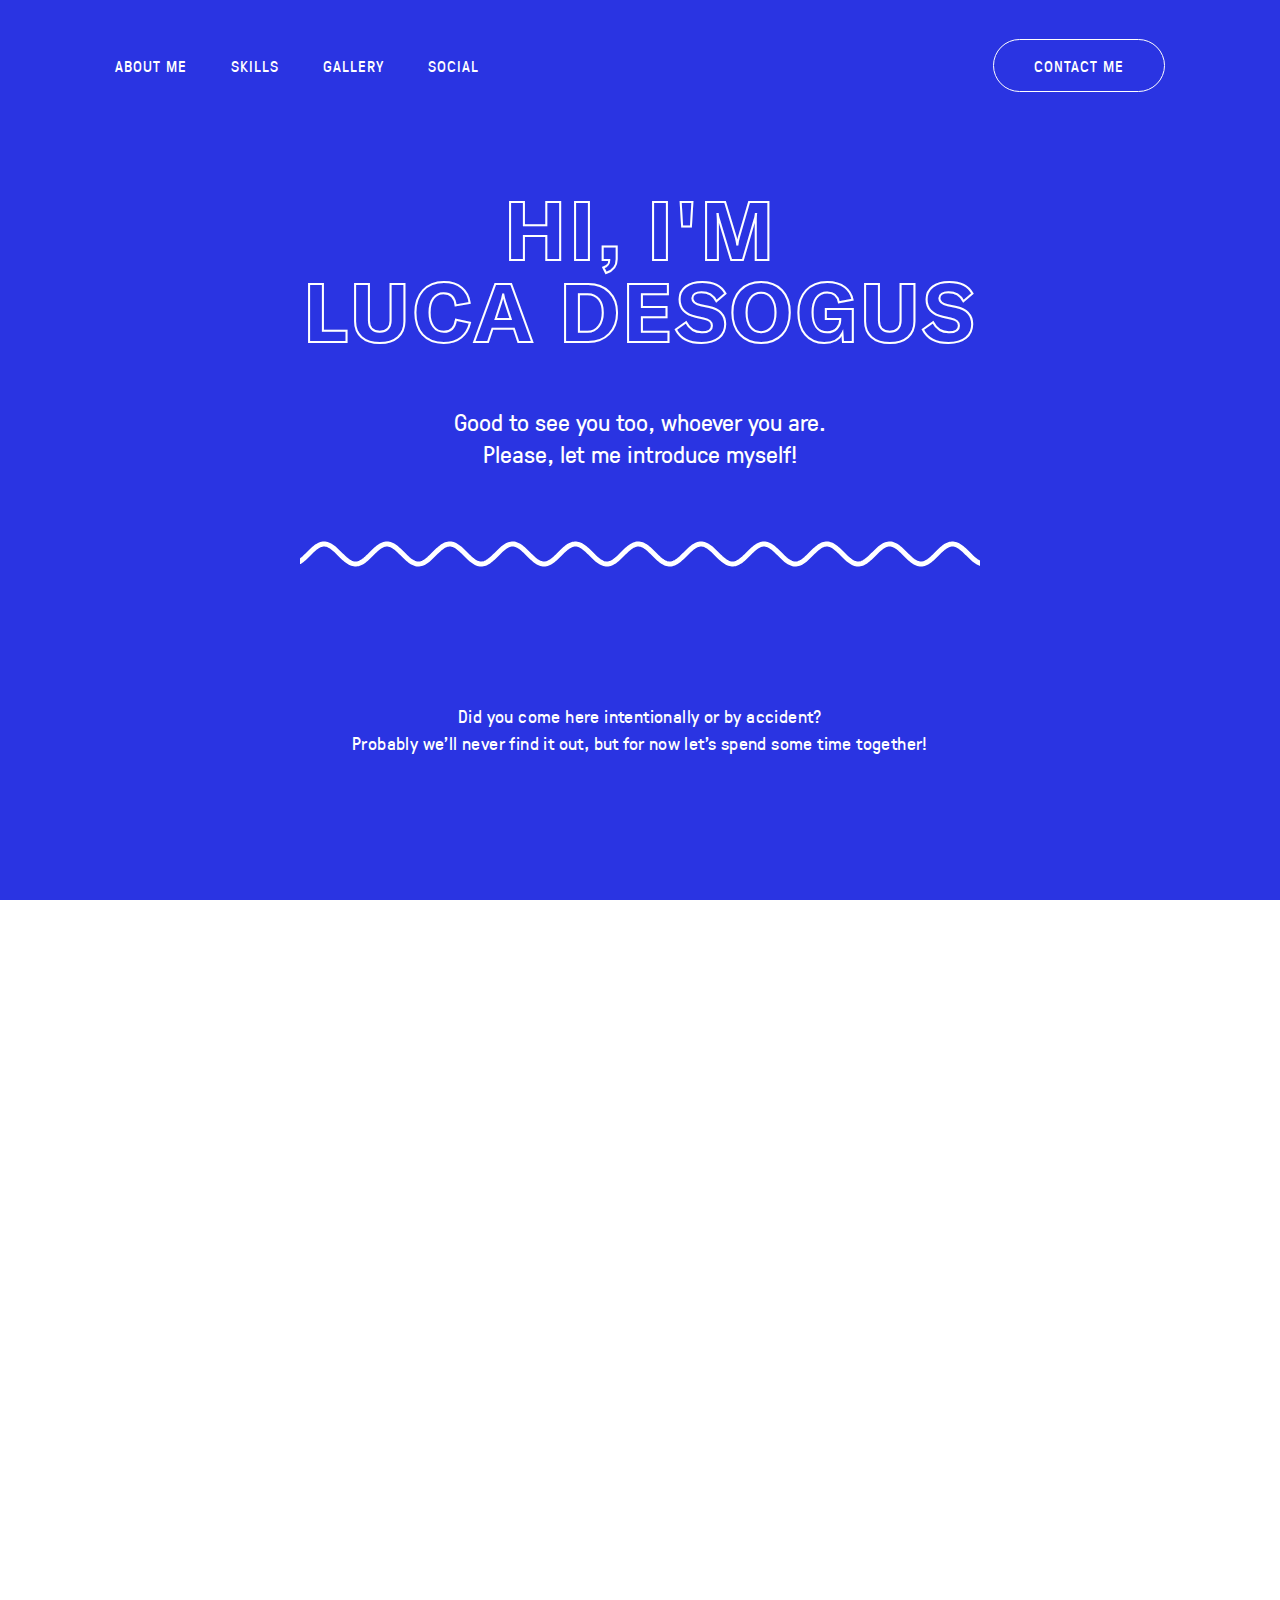
<file: index.html>
<!DOCTYPE HTML>
<html>

    <head>
        <meta charset="UTF-8">
        <meta http-equiv="X-UA-Compatible" content="IE=edge">
        <meta name="description" content="Elementi di Informatica e Reti di Calcolatori 2017-18">
        <meta name="keywords" content="HTML,CSS,XML,JavaScript">
        <meta name="author" content="Luca Desogus">
        <meta name="viewport" content="width=device-width, initial-scale=1.0">
        <meta name="copyright" content="lucadesogus.com">
        <title>Hi, I'm Luca Desogus</title>
        <meta name="theme-color" content="#2A34E2">

        <link rel="apple-touch-icon" href="apple-touch-icon.png">
        <link rel="apple-touch-icon" sizes="57x57" href="/favicon/apple-icon-57x57.png">
        <link rel="apple-touch-icon" sizes="60x60" href="/favicon/apple-icon-60x60.png">
        <link rel="apple-touch-icon" sizes="72x72" href="/favicon/apple-icon-72x72.png">
        <link rel="apple-touch-icon" sizes="76x76" href="/favicon/apple-icon-76x76.png">
        <link rel="apple-touch-icon" sizes="114x114" href="/favicon/apple-icon-114x114.png">
        <link rel="apple-touch-icon" sizes="120x120" href="/favicon/apple-icon-120x120.png">
        <link rel="apple-touch-icon" sizes="144x144" href="/favicon/apple-icon-144x144.png">
        <link rel="apple-touch-icon" sizes="152x152" href="/favicon/apple-icon-152x152.png">
        <link rel="apple-touch-icon" sizes="180x180" href="/favicon/apple-touch-icon.png">
        <link rel="icon" type="image/png" sizes="192x192"  href="/favicon/android-icon-192x192.png">
        <link rel="icon" type="image/png" sizes="32x32" href="/favicon/favicon-32x32.png">
        <link rel="icon" type="image/png" sizes="96x96" href="/favicon/favicon-96x96.png">
        <link rel="icon" type="image/png" sizes="16x16" href="/favicon/favicon-16x16.png">
        <link rel="manifest" href="/favicon/site.webmanifest">
        <meta name="msapplication-TileColor" content="#000000">
        <link rel="mask-icon" href="/favicon/safari-pinned-tab.svg" color="#5bbad5">
        <meta name="msapplication-TileImage" content="/favicon/ms-icon-144x144.png">

        <link rel="stylesheet" href="css/style.css">
    </head>

    <body>

<section class="first-page" id="inizio">

        <div class="nav wrapper">
          <nav>
            <a href="#about">About me</a>
            <a href="#skills">Skills</a>
            <a href="#gallery">Gallery</a>
            <a href="#social-nav">Social</a>
          </nav>
          <nav>
            <a href="mailto:lukedesogus@gmail.com?Subject=Hello%20Luca" class="hollow-button"></a>
          </nav>
        </div>

        <section class="intro">
          <div class="wrapper">
            <div class="content">
              <h1>Hi, I'm <br> Luca Desogus</h1>
              <h2>Good to see you too, whoever you are. Please, let me introduce myself!</h2>
              <svg>
                <path d="M10,10 L50,100 L90,50"></path>
              </svg>
              <p>Did you come here intentionally or by accident?<br>
                Probably we'll never find it out, but for now
                let's spend some time together!</p>
            </div>
          </div>
        </section>
    </section>


        <section class="me fadein" id="about">
          <div class="wrapper">
            <div class="me--header">
              <div>
                <h2>☺ About me ☺</h2>

                <h3>How about doing a rewind? Do you mind? No? Perfect!</h3>
                <p>So nice to meet you again, my name is <b>Luca Desogus</b> (yes, I'm Italian although my Sardinian surname can mislead you).
                  <br>I study — or at least I'm trying to —
                  Communication Design at <b>Politecnico di Milano</b> <br> and actually I'm quite
                  fond of typography, illustration, 3d rendering and motion graphics.</p>
                <p>Even though I'm only 21, in all these years I built myself from
                  the ground up and I'll go on studying graphic design <br> because,
                  you know, you learn something new everyday, don't you? So, having said that, <br>
                   <b>how about we take a look at some of my work?</b> </p>
                   <p> Oh, before I forget: I'm the guy in these pics below — just in case you didn't get it!</p>

                <div class="slider siema" id="Container">
                    <img src="assets/images/medef/me2.jpg">
                    <img src="assets/images/medef/me1.jpg">
                    <img src="assets/images/medef/me5.jpg">
                    <img src="assets/images/medef/me4.jpg">
                </div>
                <div class="slider-buttons">
                  <a class="prev">
                    <img src="assets/images/prev.png" />
                  </a>
                  <a class="next">
                    <img src="assets/images/next.png" />
                  </a>
                </div>
              </div>
            </div>
          </div>


        </section>

        <section class="abilities fadein" id="skills">
          <div id="n2" class="wrapper">
            <h2>Skills</h2>
            <div class="paragraph-ab"><p>Despite of going to scientific high school where nobody really
              teaches graphic design, once I went to Politecnico I managed just fine to code,
              use Creative Cloud and render 3d models.<br><br>Here you can find some of my recent work, hope you enjoy it!</p>
            </div>

            <div class="toggle" id="toggle">
              <a href="#tab1" id="toggle-left" class="toggle-btn active">Coding</a>
              <a href="#tab2" id="toggle-center" class="toggle-btn">Mock-Ups</a>
              <a href="#tab3" id="toggle-right" class="toggle-btn">3D Rendering</a>
            </div>


            <div id="tab1" class="things content">
                <a href="spinner/spinner.html" target="_blank" class="thing-item">
                  <div class="thing-image" style="background-image: url('assets/images/projects/spinner.gif')"></div>
                  <strong class="title-strong">Spinners</strong>
                  <p>I would beg thousands of euros <br>— just kidding,  I obviously don't
                     have so much money — that you're <br> dying to see some of my spinners. <br>
                     Go ahead, check them out, I support you, <br> you won't be disappointed.</p>
                </a>
                <a href="solar/satelliti.html" target="_blank" class="thing-item">
                  <div class="thing-image" style="background-image: url('assets/images/projects/solar.jpg')"></div>
                  <strong class="title-strong">Solar systems</strong>
                  <p>This represent a specific category <br>of spinners.
                     Since we did <br>a lot of homework related to this topic,<br> I thought it
                     deserved a special section. <br>How about trying one of them clicking on the square inside?</p>
                </a>
            </div>


            <div id="tab2" class="things content">
              <a href="https://www.behance.net/gallery/67868753/FTF-Typography" target="_blank" class="thing-item">
                <div class="thing-image" style="background-image: url('assets/images/projects/first.jpg')"></div>
                <strong class="title-strong">First Things First</strong>
                <p>The name of this booklet is a reference to a manifesto written and published by
                Ken Garland along with other designers in 1964. During Typography Course hosted by Marta Bernstein, <br>
                I had to design a layout for this using only one font and black color.</p>
              </a>
              <a href="https://www.behance.net/gallery/67867419/Brand-Magazine-Metaprogetto" target="_blank" class="thing-item">
                <div class="thing-image" style="background-image: url('assets/images/projects/magazine.jpg')"></div>
                <strong class="title-strong">Iso Rivolta Brand Magazine</strong>
                <p>This is magazine designed for Iso Rivolta, an Italian brand no longer alive, in Lab of Metadesign.
                  My team and I had to express the main value of the brand, enterprise.
                  Our declination was focused on challenge, as you can see by the name of the magazine.<br>
                 </p>
              </a>
              <a href="https://www.behance.net/gallery/67868155/Aptive-Economia" target="_blank" class="thing-item">
                <div class="thing-image" style="background-image: url('assets/images/projects/aptive.jpg')"></div>
                <strong class="title-strong">Aptive</strong>
                <p> For our Economy Course we had to develop an app choosing
                  a sector in which we could think it was worthy and useful. We came out with Aptive, which helps CEOs and venture capitalists
                  of a company to monitor the stress of their employees.
                  <br>
                 </p>
              </a>
            </div>


            <div id="tab3" class="things content">
              <a href="https://www.behance.net/gallery/67867841/Aladin-LCG" target="_blank" class="thing-item">
                <div class="thing-image" style="background-image: url('assets/images/projects/aladin.jpg')" style="transform: scale(2,2)"></div>
                <strong class="title-strong">Aladin</strong>
                <p>This is a project made for Lab of Computer Graphics.
                   My group and I were supposed to graphically re-interpret a tale
                   using 3ds max and so it was done. Do you like it?</p>
              </a>
            </div>
          </div>
        </section>


        <section class="gallery fadein" id="gallery">
          <div class="wrapper">
            <h2>* Gallery *</h2>
            <h3>// Not only coding, but also <br><b>motion graphics, video editing and —</b></h3>
            <br>
            <div class="video">
              <div class="metamorphosis">
                  <iframe class="video1" src="https://player.vimeo.com/video/207321132" width="470" height="300" frameborder="0"
                  webkitallowfullscreen mozallowfullscreen allowfullscreen></iframe>
                  <strong class="title-strong">Metamorphosis</strong>
                  <p>This was my very first video realized <br>with After Effects. The main theme
                    was "Worlds of Escher": I was truly interested in his tessellation work, so I thought
                    it would be nice merging that <br> and Tetris together.
                    Enjoy watching it!</p>
              </div>
              <div class="iso-rivolta">
                  <iframe class="video2" src="https://player.vimeo.com/video/253676824" width="470" height="300" frameborder="0"
                  webkitallowfullscreen mozallowfullscreen allowfullscreen></iframe>
                  <strong class="title-strong">Iso Rivolta Brand Video</strong>
                  <p>As for the magazine, we had to do a brand video <br> for Iso Rivolta in Lab of Metadesign. <br>My team and I
                  were bound to spread high value <br>in terms of brand identitiy. We decided to focus again on challenge and so it was the result.</p>
              </div>
            </div>
              <!-- slideshow 2 -->
              <h3 id="photography"><b>— PHOTOGRAPHY!</b> //</h3>
              <div class="slideshow-container">

                  <!-- immagini con descrizioni -->
                  <div class="mySlides fade">
                      <img src="assets/images/portraits/emanuela.jpg" style="width:55%">
                      <div class="text" style="color:#FED831;">EMANUELA</div>
                  </div>

                  <div class="mySlides fade">
                      <img src="assets/images/portraits/greta.jpg" style="width:55%">
                      <div class="text" style="color: #FC4347">GRETA</div>
                  </div>

                  <div class="mySlides fade">
                      <img src="assets/images/portraits/alessia.jpg" style="width:55%">
                      <div class="text" style="color:#FED831;">ALESSIA</div>
                  </div>

                  <!-- bottoni -->
                  <a class="prev2" onclick="plusSlides(-1)">&#10094;</a>
                  <a class="next2" onclick="plusSlides(1)">&#10095;</a>
                  </div>
                  <br>

                  <!-- punti/cerchi -->
                  <div >
                      <span class="dot" onclick="currentSlide(1)"></span>
                      <span class="dot" onclick="currentSlide(2)"></span>
                  <span class="dot" onclick="currentSlide(3)"></span>
                </div>
            </div>
        </section>

      <footer>
        <section class="contact fadein" id="social-nav">
          <div class="wrapper">
            <p>spazio</p>
            <p>spazio</p>
            <h2>Social</h2>
            <h3>Are you still on the fence? <br> Why don't you <b>follow me</b> on</h3>
            <div class="social-nav">
              <a href="https://www.behance.net/lucadesogus">
                <img src="assets/images/vectors/behance.svg">
              </a>
              <a href="https://www.instagram.com/luca.desogus/">
                <img src="assets/images/vectors/instagram.svg">
              </a>
              <a href="https://vimeo.com/lucadesogus">
                <img src="assets/images/vectors/vimeo.svg">
              </a>
              <a href="https://www.facebook.com/lukee.desogus">
                <img src="assets/images/vectors/facebook.svg">
              </a>
            </div>



            <!-- per ottenere questi dati basta copiare un tracciato su Illustrator e incollarlo in index e i dati escono in automatico -->
            <div class="fine">
            <a href="#inizio">
            <svg
            x="0px" y="0px" width="2105.2px" height="31px" viewBox="0 0 2105.2 31" style="enable-background:new 0 0 2105.2 31;"
            xml:space="preserve">
            <style type="text/css">
            </style>
            <defs>
            </defs>
            <g>
              <path class="st0" d="M0,0.5c15.7,0,15.7,72,31.4,72c15.7,0,15.7-72,31.4-72c15.7,0,15.7,72,31.4,72c15.7,0,15.7-72,31.4-72
                c15.7,0,15.7,72,31.4,72c15.7,0,15.7-72,31.4-72c15.7,0,15.7,72,31.4,72c15.7,0,15.7-72,31.4-72c15.7,0,15.7,72,31.4,72
                c15.7,0,15.7-72,31.4-72c15.7,0,15.7,72,31.4,72c15.7,0,15.7-72,31.4-72c15.7,0,15.7,72,31.4,72c15.7,0,15.7-72,31.4-72
                c15.7,0,15.7,72,31.4,72c15.7,0,15.7-72,31.4-72c15.7,0,15.7,72,31.4,72c15.7,0,15.7-72,31.4-72c15.7,0,15.7,72,31.4,72
                c15.7,0,15.7-72,31.4-72c15.7,0,15.7,72,31.4,72c15.7,0,15.7-72,31.4-72c15.7,0,15.7,72,31.4,72c15.7,0,15.7-72,31.4-72
                c15.7,0,15.7,72,31.4,72c15.7,0,15.7-72,31.4-72c15.7,0,15.7,72,31.4,72c15.7,0,15.7-72,31.4-72c15.7,0,15.7,72,31.4,72
                c15.7,0,15.7-72,31.4-72c15.7,0,15.7,72,31.4,72c15.7,0,15.7-72,31.4-72c15.7,0,15.7,72,31.4,72c15.7,0,15.7-72,31.4-72
                c15.7,0,15.7,72,31.4,72c15.7,0,15.7-72,31.4-72c15.7,0,15.7,72,31.4,72c15.7,0,15.7-72,31.4-72s15.7,72,31.4,72
                c15.7,0,15.7-72,31.4-72c15.7,0,15.7,72,31.4,72c15.7,0,15.7-72,31.4-72c15.7,0,15.7,72,31.4,72c15.7,0,15.7-72,31.4-72
                c15.7,0,15.7,72,31.4,72c15.7,0,15.7-72,31.4-72c15.7,0,15.7,72,31.4,72c15.7,0,15.7-72,31.4-72c15.7,0,15.7,72,31.4,72
                c15.7,0,15.7-72,31.4-72c15.7,0,15.7,72,31.4,72c15.7,0,15.7-72,31.4-72c15.7,0,15.7,72,31.4,72c15.7,0,15.7-72,31.4-72
                c15.7,0,15.7,72,31.4,72c15.7,0,15.7-72,31.4-72c15.7,0,15.7,72,31.4,72c15.7,0,15.7-72,31.4-72c15.7,0,15.7,72,31.4,72
                c15.7,0,15.7-72,31.4-72c15.7,0,15.7,72,31.4,72c15.7,0,15.7-72,31.4-72c15.7,0,15.7,72,31.4,72c15.7,0,15.7-72,31.4-72
                c15.7,0,15.7,72,31.4,72c15.7,0,15.7-72,31.4-72c15.7,0,15.7,72,31.4,72"/>
            </g>
            </svg>
            </a>         
            <p id="end">© Luca Desogus 2018 // All Rights Reserved</p>
          </div>
          <br>
          <br>
          <br>
          <br>
 
        </section>
      </footer>



        <script src="js/jquery.min.js"></script>
        <script src="js/actions.js"></script>
        <script src="js/siema.min.js"></script>
        <script>
          const mySiema = new Siema ({
            loop: true,
            duration: 500
          });
        </script>

    </body>

</html>
</file>
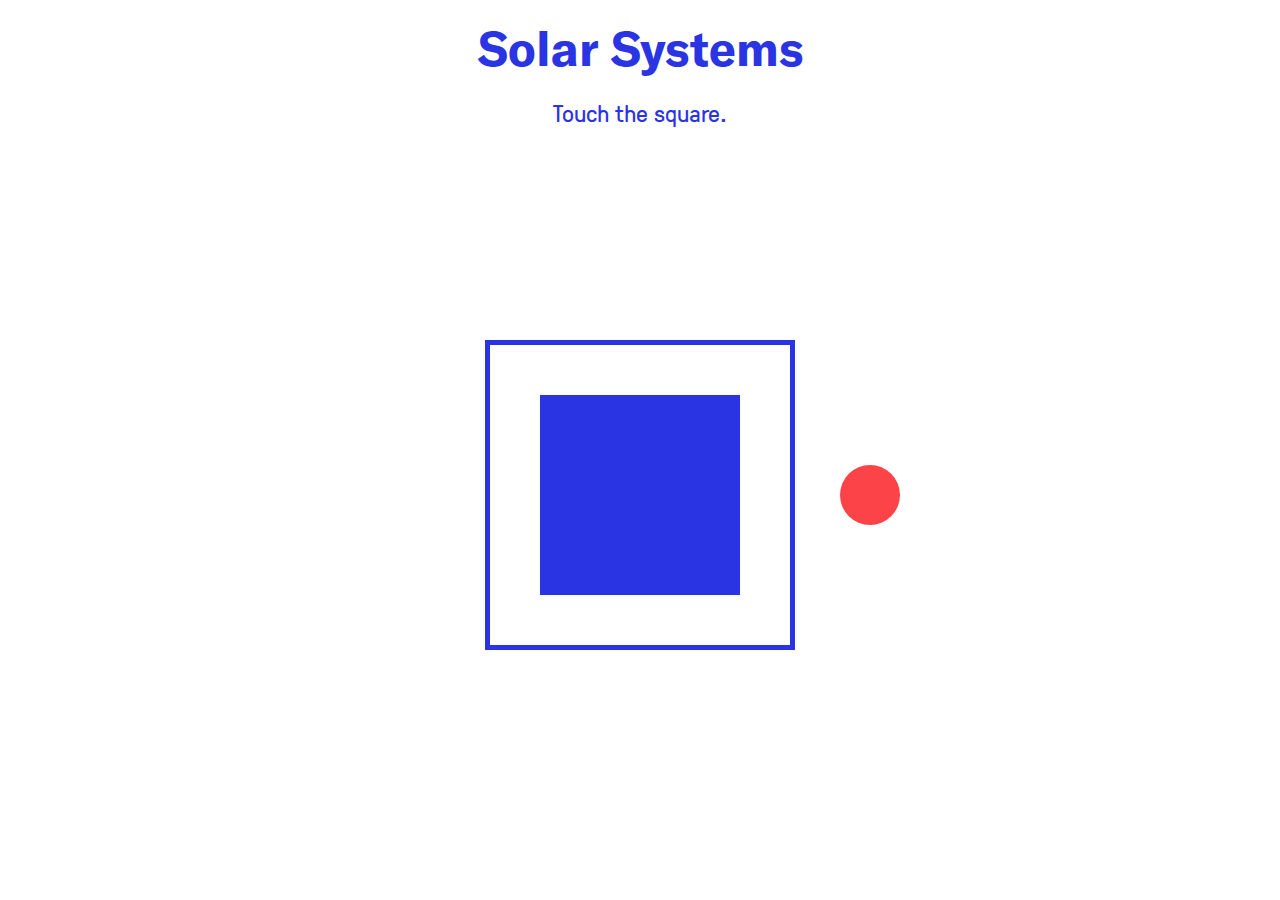
<file: solar/satelliti.html>
<html>
<script src="jquery.min.js"></script>

<head>
  <meta charset="UTF-8">
  <meta http-equiv="X-UA-Compatible" content="IE=edge">
  <meta name="description" content="Elementi di Informatica e Reti di Calcolatori 2017-18">
  <meta name="keywords" content="HTML,CSS,XML,JavaScript">
  <meta name="author" content="Luca Desogus">
  <meta name="viewport" content="width=device-width, initial-scale=1.0">
  <meta name="copyright" content="lucadesogus.com">
  <title> Solar Systems </title>

</head>

<body>

<div class="h1"> Solar Systems </div>
<div class="h2"> Touch the square. </div>
<div id="quadrato"></div>
<div id="quadratoinvisibile">
  <div id="pianeta">
    <div id="satellite"></div>
  </div>
</div>
<div id="stella"></div>

</body>

<style>

@font-face {
  font-family: 'Pressura';
  src: url("../assets/fonts/pressura/gt-pressura-regular.ttf") format("truetype");
  src: url("../assets/fonts/pressura/gt-pressura-regular.woff") format("woff");
  font-weight: 400;
  font-style: normal; }

@font-face {
  font-family: 'Pressura';
  src: url("../assets/fonts/pressura/gt-pressura-bold.ttf") format("truetype");
  src: url("../assets/fonts/pressura/gt-pressura-bold.woff") format("woff");
  font-weight: 700;
  font-style: normal; }

@font-face {
  font-family: 'America';
  src: url("../assets/fonts/america/america-bold.otf") format("opentype");
  font-weight: 700;
  font-style: normal; }

body {
  background-color: white;
}

.h1 {
  font-size: 48px;
  font-family: "America";
  color: #2A34E2;
  font-weight: 700;
  text-align: center;
  padding: 10px;
  }

.h2 {
  font-size: 24px;
  font-family: "Pressura";
  color: #2A34E2;
  font-weight: 400;
  text-align: center;
  padding: 10px;
  }

#quadratoinvisibile {
  width: 300px;
  height: 300px;
  position: absolute;
  top: 55%;
  left: 50%;
  // border: 5px solid #2A34E2;
  cursor: pointer;
  transform: translate(-50%, -50%);
}

#quadrato {
  width: 300px;
  height: 300px;
  position: absolute;
  top: 55%;
  left: 50%;
  border: 5px solid #2A34E2;
  cursor: pointer;
  transform: translate(-50%, -50%);
}

  #pianeta {
    background-color: #FC4347;
    width: 60px;
    height: 60px;
    position: absolute;
    top: 50%;
    left: 50%;
    transform: translate(200px, -50%);
    cursor: pointer;
    border-radius: 100%;
  }

  #satellite {
    background-color: #FED831;
    width: 30px;
    height: 30px;
    position: absolute;
    top: 50%;
    left: 50%;
    transform: translate(100px, -50%) scale(0, 0);
    cursor: pointer;
    border-radius: 100%;
    z-index: 2;
  }


#stella {
  width: 200px;
  height: 200px;
  position: absolute;
  top: 55%;
  left: 50%;
  background-color: #2A34E2;
  cursor: pointer;
  transform: translate(-50%, -50%) scale(1, 1) rotate(0deg);
  z-index: 1;
}

.rotazione1 {
  animation: andiamo 10s linear infinite;
}

@keyframes andiamo {
  0% {transform: translate(-50%, -50%) rotate(0deg);}
  50% {transform: translate(-50%, -50%) rotate(180deg); }
  100% {transform: translate(-50%, -50%) rotate(360deg);}
}

.ruotavedi {
  animation: ruotiamo 12s linear infinite;
}

@keyframes ruotiamo {
  0% {transform: translate(-50%, -50%) rotateX(0deg) rotate(0deg); border: 5px solid #2A34E2; }
  50% {transform: translate(-50%, -50%) rotateX(360deg) rotate(180deg); border: 5px solid #FC4347; }
  100% {transform: translate(-50%, -50%) rotateX(0deg) rotate(360deg); border: 5px solid #2A34E2; }
}


.divino {
  animation: andiamo2 4s linear infinite;
}

@keyframes andiamo2 {
  0% {transform: translate(200px, -50%) rotate(0deg); }
  50% {transform: translate(200px, -50%) rotate(180deg)}
  100% {transform: translate(200px, -50%) rotate(360deg);}
}

.visivo {
  opacity: 100%;
  animation: bohok 0.2s linear forwards;
}

@keyframes bohok {
  from {transform: translate(100px, -50%) scale(0, 0);}
    to {transform: translate(100px, -50%) scale(1, 1);}
}

.anchelui {
   animation: proviamo 4s linear infinite;
}

@keyframes proviamo {
   from {transform: translate(-50%, -50%) scale(1, 1) rotate(0deg); }
    25% {transform: translate(-50%, -50%) scale(0.5, 0.5) rotate(90deg);}
    50% {transform: translate(-50%, -50%) scale(1, 1) rotate(180deg);}
    75% {transform: translate(-50%, -50%) scale(1.5, 1.5) rotate(270deg);}
     to {transform: translate(-50%, -50%) scale(1, 1) rotate(360deg);}
}

</style>
<script>

function ruota () {
  $("#quadratoinvisibile").addClass("rotazione1");
  $("#quadrato").addClass("ruotavedi");
  $(".h2").text("Now touch the circle!");
  $("#stella").addClass("anchelui");
}

$("#stella").click(ruota)

function appare() {
  $("#pianeta").addClass("divino");
  $("#satellite").addClass("visivo");
  $(".h2").text("Not bad, is it?");
}

$("#pianeta").click(appare)

</script>
</html>
</file>
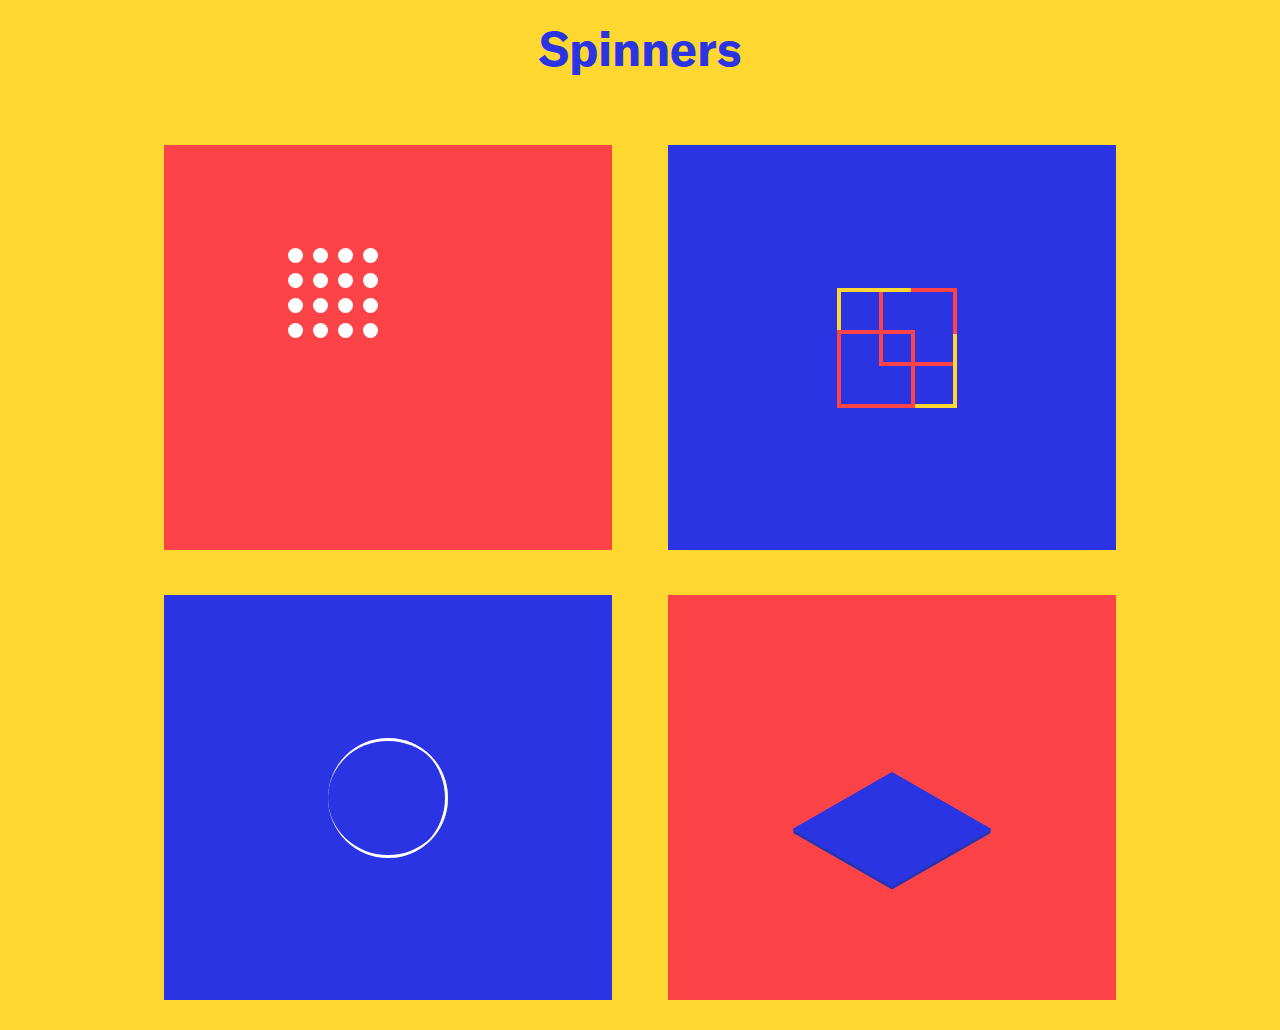
<file: spinner/spinner.html>
<!DOCTYPE HTML>
<html>
<head>

  <meta charset="UTF-8">
  <meta http-equiv="X-UA-Compatible" content="IE=edge">
  <meta name="description" content="Elementi di Informatica e Reti di Calcolatori 2017-18">
  <meta name="keywords" content="HTML,CSS,XML,JavaScript">
  <meta name="author" content="Luca Desogus">
  <meta name="viewport" content="width=device-width, initial-scale=1.0">
  <meta name="copyright" content="lucadesogus.com">
  <title> Spinners </title>

<style>

@font-face {
  font-family: 'Pressura';
  src: url("../assets/fonts/pressura/gt-pressura-regular.ttf") format("truetype");
  src: url("../assets/fonts/pressura/gt-pressura-regular.woff") format("woff");
  font-weight: 400;
  font-style: normal; }

@font-face {
  font-family: 'Pressura';
  src: url("../assets/fonts/pressura/gt-pressura-bold.ttf") format("truetype");
  src: url("../assets/fonts/pressura/gt-pressura-bold.woff") format("woff");
  font-weight: 700;
  font-style: normal; }

@font-face {
  font-family: 'America';
  src: url("../assets/fonts/america/america-bold.otf") format("opentype");
  font-weight: 700;
  font-style: normal; }

body {
  background-color: #FED831;
}

section {
  width: 100%;
  height: 800px;
}

.h1 {
  font-size: 48px;
  font-family: "America";
  color: #2A34E2;
  font-weight: 700;
  text-align: center;
  padding: 10px;
  }

.container1 {
  height: 45vh;
  width: 35vw;
  position: absolute;
  top: 15%;
  left:12%;
  border: 5px #ffffff;
  padding: 10px;
  overflow: hidden;
}

.container2 {
  height: 45vh;
  width: 35vw;
  position: absolute;
  top: 15%;
  right:12%;
  border: 5px #ffffff;
  padding: 10px;
  overflow: hidden;
}

.container3 {
  height: 45vh;
  width: 35vw;
  position: absolute;
  top: 65%;
  left:12%;
  border: 5px #ffffff;
  padding: 10px;
  padding-bottom: 30px;
  margin-bottom: 30px;
  overflow: hidden;
}

.container4 {
  height: 45vh;
  width: 35vw;
  position: absolute;
  top: 65%;
  right:12%;
  padding: 10px;
  border: 5px #ffffff;
  padding-bottom: 30px;
  margin-bottom: 30px;
  overflow: hidden;
}

iframe {
  overflow: hidden;
}

</style>

</head>

<body>
<section>
<div class="h1"> Spinners </div>
<iframe class="container1" src= "spinner_2.html"> </iframe></div>
<iframe class="container2" src= "spinner_1.html"> </iframe></div>
<iframe class="container3" src= "spinner_3.html"> </iframe></div>
<iframe class="container4" src= "spinner_4.html"> </iframe></div>
</section>
</body>

</html>
</file>
<file: spinner/spinner_1.html>
<!DOCTYPE HTML>
<html>
<head>
  <style>
  body {
  background-color: #2a34e2;
  height: 100%;
}
.spinner {
  position: absolute;
  width: 120px;
  height: 120px;
  top: calc(50% - 60px);
  left: calc(50% - 55px);
  transform: perspective(px) rotateX(45deg);
}
.outer {
  box-sizing: border-box;
  animation: spin 3s linear infinite;
  height: 100%;
}
.cerchio {
  position: absolute;
  border-radius: 0%;
  width: 70px;
  height: 70px;
  animation: spin 1.8s ease-in-out infinite;
}
.cerchio.altodestra {
  top: 0;
  left: 0;
  border-radius: 0%;
  border-top: 4px solid #fed831 ;
  border-left: 4px solid #fed831 ;
}
.cerchio.bassodestra {
  top: 0;
  right: 0;
  border-top: 4px solid #fc4347;
  border-bottom: 4px solid #fc4347;
  border: 4px solid #fc4347;
}
.cerchio.bassosinistra {
  bottom: 0;
  right: 0;
  border-bottom: 4px solid #fed831;
  border-right: 4px solid #fed831;
}
.cerchio.altosinistra {
  bottom: 0;
  left: 0;
  border-bottom: 4px solid #fc4347;
  border-top: 4px solid #fc4347;
  border: 4px solid #fc4347;
}
@keyframes spin {
  0% {
    transform: rotate(0deg);
  }
  100% {
    transform: rotate(360deg);
  }
}
  </style>
</head>
<body>
  <div class="spinner">
  <div class="outer">
    <div class="cerchio bassodestra"></div>
    <div class="cerchio bassosinistra"></div>
    <div class="cerchio altodestra"></div>
    <div class="cerchio altosinistra"></div>
  </div>
</div>
</body>
</html>
</file>
<file: spinner/spinner_2.html>
<!DOCTYPE HTML>
<html>
<head>
  <style>
  body {
  background: #FC4347;
}

.container {
  width: 100px;
  height: 100px;
  margin: 100px auto;
  margin-top: calc(100vh / 2 - 50px);
  animation: round 4s ease infinite;
  top: 50%;
  left: 50%;
  transform: translate(-50%, -50%);
}

.block {
  position: relative;
  box-sizing: border-box;
  float: left;
  margin: 0 10px 10px 0;
  width: 15px;
  height: 15px;
  border-radius: 100%;
  background: #FFF;
}

.block:nth-child(4n+1) { animation: wave 2s ease .0s infinite; }
.block:nth-child(4n+2) { animation: waveup 2s ease .4s infinite; }
.block:nth-child(4n+3) { animation: wave 2s ease .4s infinite; }
.block:nth-child(4n+4) { animation: waveup 2s ease .0s infinite; margin-right: 0; }

@keyframes wave {
  0%   { top: 0;     opacity: 1; }
  50%  { top: 30px;  opacity: .2; }
  100% { top: 0;     opacity: 1; }
}

@keyframes waveup {
  0%   { top: 0;     opacity: 1; }
  50%  { top: -30px;  opacity: .2; }
  100% { top: 0;     opacity: 1; }
}

@keyframes round {
  from { transform: rotate(0deg);
  }
  to {
         transform: rotate(360deg);
  }
}
  </style>
</head>
<body>
  <div class="container">
  <div class="block"></div>
  <div class="block"></div>
  <div class="block"></div>
  <div class="block"></div>
  <div class="block"></div>
  <div class="block"></div>
  <div class="block"></div>
  <div class="block"></div>
  <div class="block"></div>
  <div class="block"></div>
  <div class="block"></div>
  <div class="block"></div>
  <div class="block"></div>
  <div class="block"></div>
  <div class="block"></div>
  <div class="block"></div>
</div>
</body>
</html>
</file>
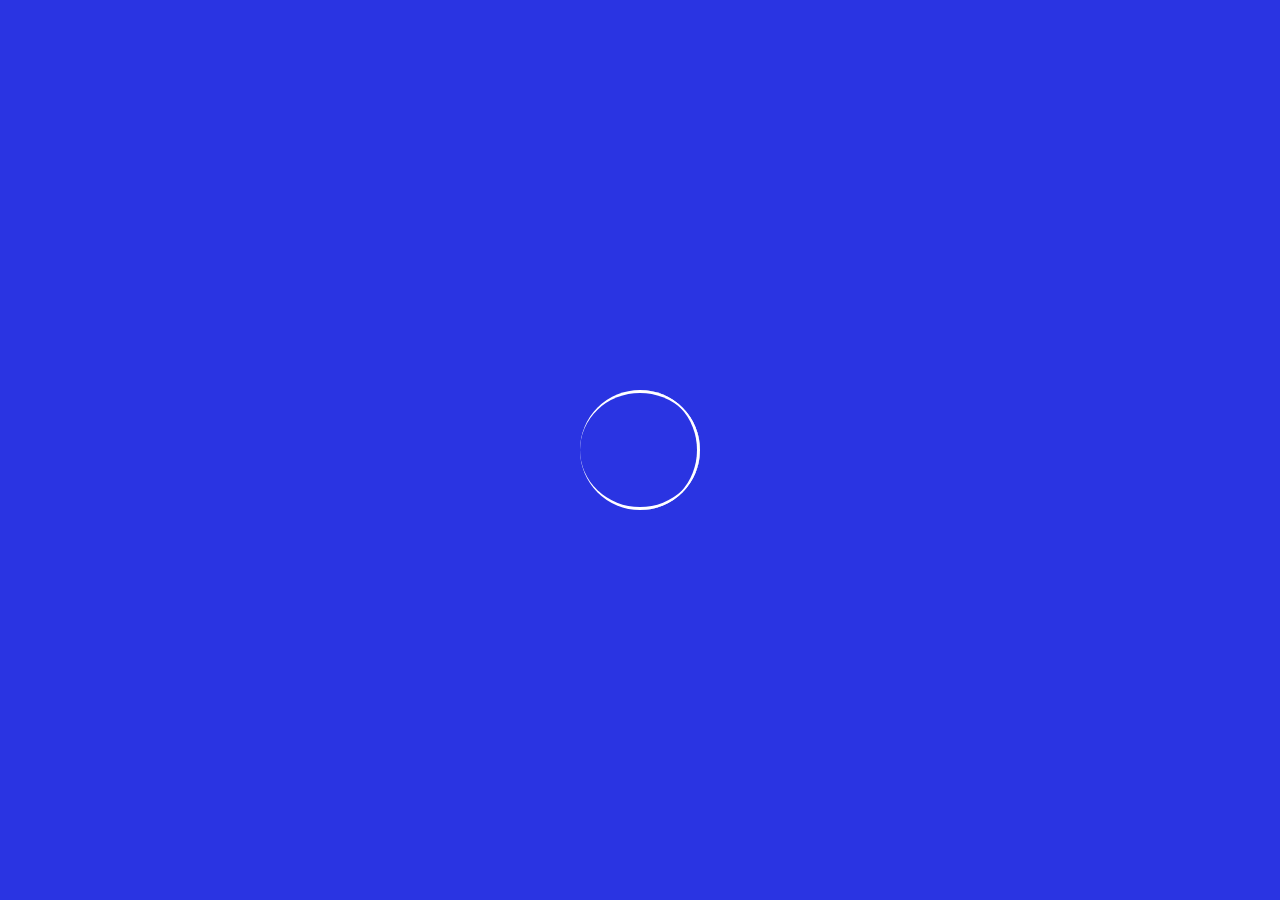
<file: spinner/spinner_3.html>
<!DOCTYPE HTML>
<html>
<head>
  <style>
  body {
  background: #2A34E2;
}

.container {
position: absolute;
top: 50%;
left: 50%;
width: 120px;
height: 120px;
border-radius: 50%;
perspective: 00px;
transform: translate(-50%, -50%);
}

.inner {
position: absolute;
box-sizing: border-box;
width: 100%;
height: 100%;
border-radius: 50%;
}

.inner.one {
left: 0%;
top: 0%;
animation: rotate-one 1s linear infinite;
border-bottom: 3px solid #ffffff;
}

.inner.two {
right: 0%;
top: 0%;
animation: rotate-two 1s linear infinite;
border-right: 3px solid #ffffff;
}

.inner.three {
right: 0%;
bottom: 0%;
animation: rotate-three 1s linear infinite;
border-top: 3px solid #ffffff;
}

@keyframes rotate-one {
0% {
  transform: rotateX(35deg) rotateY(-45deg) rotateZ(0deg);
}
100% {
  transform: rotateX(35deg) rotateY(-45deg) rotateZ(360deg);
}
}

@keyframes rotate-two {
0% {
  transform: rotateX(50deg) rotateY(10deg) rotateZ(0deg);
}
100% {
  transform: rotateX(50deg) rotateY(10deg) rotateZ(360deg);
}
}

@keyframes rotate-three {
0% {
  transform: rotateX(35deg) rotateY(55deg) rotateZ(0deg);
}
100% {
  transform: rotateX(35deg) rotateY(55deg) rotateZ(360deg);
}
}
  </style>
</head>
<body>
  <div class="container">
  <div class="inner one"></div>
  <div class="inner two"></div>
  <div class="inner three"></div>
</div>
</body>
</html>
</file>
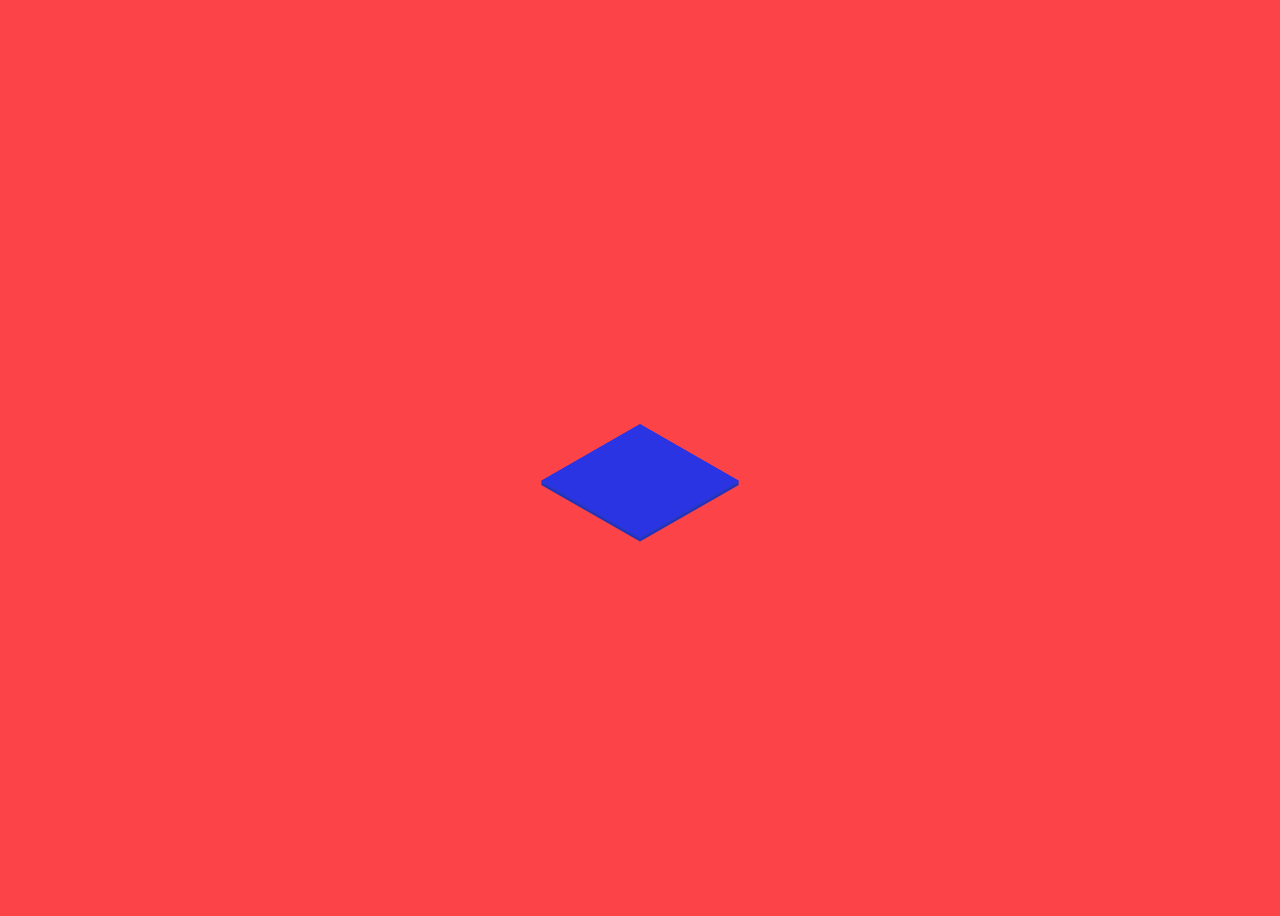
<file: spinner/spinner_4.html>
<!DOCTYPE HTML>
<html>
<head>
  <style>


  body {
  background: #FC4347;
  display: flex;
  justify-content: center;
  align-items: center;
  min-height: 100vh;
  background-repeat: no-repeat, repeat;
  background-size: auto, 75px 44px;
}


@keyframes transform {
  from {transform: translate(-10px, -10px); border-radius: 0%;}
  to {transform: translate(-90px, -90px); border-radius: 100%;}
}
@keyframes opacity {
  from {opacity: 0.4;
        filter: blur(10px); border-radius: 0%;}
    to {opacity: 0.2;
        filter: blur(20px); border-radius: 100%;}
}

.box {
  width: 140px;
  height: 140px;
  border-radius: 10px;
  transform: rotateX(55deg) rotateZ(45deg);
}

.box::before, .box::after {
  content: '';
  position: absolute;
  top: 20%;
  left: 20%;
  width: 100%;
  height: 100%;
}

.box::before {
  background: black;
  border-radius: 100%;
  animation: opacity 1.5s ease infinite alternate;
}

.box::after {
  background: #2A34E2;
  animation: transform 1.5s ease infinite alternate;
  box-shadow: 1px 1px 0 #2838C9, 2px 2px 0 #2838C9, 3px 3px 0 #2332B7, 4px 4px 0 #2332B7, 5px 5px 0 #2332B7;
}

  </style>
</head>
<body>
<div class="box"></box>
</div>
</body>
</html>
</file>
<file: css/style.css>
@font-face {
  font-family: 'Pressura';
  src: url("../assets/fonts/pressura/gt-pressura-regular.ttf") format("truetype");
  src: url("../assets/fonts/pressura/gt-pressura-regular.woff") format("woff");
  font-weight: 400;
  font-style: normal; }

@font-face {
  font-family: 'Pressura';
  src: url("../assets/fonts/pressura/gt-pressura-bold.ttf") format("truetype");
  src: url("../assets/fonts/pressura/gt-pressura-bold.woff") format("woff");
  font-weight: 700;
  font-style: normal; }

@font-face {
  font-family: 'America';
  src: url("../assets/fonts/america/america-bold.otf") format("opentype");
  font-weight: 700;
  font-style: normal; }

body {
  background-color: #ffffff;
  font-family: 'Pressura', sans-serif;
  color: white;
  margin: 0;
  padding: 0;
  overflow-x: hidden;
  box-sizing: border-box;
  -webkit-font-smoothing: antialiased; }

.first-page {
  background-color: #2A34E2;
  height: 900px;
}

h1 {
  font-family: 'America', sans-serif;
  text-transform: uppercase;
  font-size: 82px;
  color: #2A34E2;
  -webkit-text-stroke: 2px white;
  text-align: center;
  max-width: 1200px;
  line-height: 1;
  letter-spacing: 3px; }

h2 {
  font-weight: 400;
  font-family: 'America', sans-serif;
//  text-transform: uppercase;
  font-size: 24px;
  margin-bottom: 60px;
  color: #ffffff;
//  -webkit-text-stroke: 1px white;
  font-size: 60px;}

h3 {
  font-weight: 400;
  font-family: 'Pressura', sans-serif;
  font-size: 28px;
//  margin-bottom: 60px;
  color: #ffffff;
  }

.wrapper {
  max-width: 1150px;
  padding: 0 60px;
  margin: 0 auto; }

  #n2 {
background-color: #FED831 ;}

@media (max-width: 800px) {
    h1 {font-size: 60px; }
    h2 {font-size: 48px; }
  }

@media (max-width: 1000px) {
    .wrapper {padding: 0 30px; }
  }


p {
    letter-spacing: 0.4px;
    line-height: 1.5;
    font-size: 18px;  }

a {
    color: white;
    text-decoration: none;
    transition: 0.3s;
 }

a:hover {
    opacity: 0.25;
 }

.fine a:hover {
    opacity: 1;
}

/* .button {
    background-color: #FF6F6F;
    padding: 20px 40px 22px 40px;
    border-radius: 4px;
    text-transform: uppercase;
    letter-spacing: 1px;
    font-weight: bold;
    display: inline-block; }

.button:hover {
    opacity: 1;
    transform: scale(1.05); } */

.nav {
    display: flex;
    align-items: center;
    justify-content: space-between;
    padding: 55px 30px;
  background-color: #2A34E2; }

@media (max-width: 600px) {
    .nav { //visibility: hidden;
          background-color: #2A34E2;
          padding: 20px 10px;} }

.nav a {
    text-transform: uppercase;
    letter-spacing: 1px;
    margin: 0 20px; }

.nav .hollow-button {
    padding: 15px 40px;
    border: 1px solid white;
    border-radius: 100px;
    transition: 0.2s;
    }

.nav .hollow-button:before {
       content: "CONTACT ME";
    }


.nav .hollow-button:hover {
    background-color: white;
    color: #2A34E2;
    opacity: 1;}

@media (max-width: 700px) {
        .hollow-button {
              padding: 0px 10px;
              font-size: 12px;
              }
        .nav .hollow-button:before {
               content: "EMAIL";
                  }
        .nav a {font-size: 12px;}
      }

/* .nav .social-nav-mobile {
    display: flex;
    align-items: center;
    justify-content: space-between;
    padding: 100px 100px; }

.nav .social-nav-mobile a {
    text-transform: uppercase;
    letter-spacing: 1px;
    margin: 0 15px; }

@media (max-width: 800px) {
    .social-nav-mobile {display: flex; } } */




.intro .content {
    margin: 0 auto;
    max-width: 800px;
    text-align: center;
    }

.intro .content h2 {
    font-weight: 400;
    font-size: 24px;
    -webkit-text-stroke: 0;
    margin: 0 auto 60px auto;
    font-family: "Pressura", sans-serif;
    color: white;
    max-width: 400px; }

.intro .content svg {
    width: 680px;
    height: 100px;
    margin-bottom: 70px; }

path {
    stroke: white;
    stroke-width: 5px;
    stroke-linecap: round;
    fill: none; }

.intro .content p {
    max-width: 600px;
    margin: 0 auto; }


.social-nav {
  margin: auto;
  margin-bottom: 50px;
  display: flex;
  flex-direction: row;
  margin: auto;
  align-items: center;
  justify-content: space-between;
  transform: translate(-10%,0);
  position: relative;
  z-index: 1;

}

.social-nav img {
   max-width: 120px;
   width: 100vw;
   height: auto;
   margin: auto;
   margin-top: 20px;
   display: flex;
   flex-direction: row;
   align-items: center;
   justify-content: space-around;
   }




.me {
  text-align: center;
  padding-top: 50px;
  padding-bottom: 50px;
  height: 1100px;
  background-color: #ffffff;
 }

@media (max-width: 800px) {
    .me {padding-bottom: 10px; } }

/* .me .slider serve per fare lo scorrimento delle immagini con siema.min.js */

.me h2 {
  color: #2A34E2;
  margin-bottom: 20px;
}

.me h3 {
  color: #2A34E2;
  font-size: 28px;
  margin-bottom: : 20px;
}

.me p {
  color: #2A34E2;
}

.me .slider {
  max-width: 800px;
  height: 500px;
  background-color: #FC4347;
  margin: 0 auto;
  object-fit: cover; }

.me .slider img {
  width: 100%;
  height: 500px;
  object-fit: cover;
  cursor: grab;
}

.slider-buttons {
  max-width: 1300px;
  margin: 0 auto;
  display: flex;
  align-items: center;
  justify-content: space-between;
  margin-top: -270px; }





body .contact {
  background-color: #2A34E2; }

.abilities {
  background-color: #FED831;
  text-align: center;
  padding-top: 50px;
  padding-bottom: 100px; }

@media (max-width: 800px) {
  .abilities {padding-top: 20px; } }

/* aggiunto dopo fare attenzione */

.abilities .wrapper {
  background-color: #FED831; }

.abilities h2 {
  color: #2A34E2;
  -webkit-text-stroke: none;
  margin-bottom: 20px; }

.abilities p:hover {
  color: #2A34E2;
  transition: 0.6s all;
}

.abilities strong {
  color: #2A34E2;
}


@media (max-width: 800px) {
      .abilities h2 {font-size: 40px; } }

.abilities p {
    max-width: 800px;
    margin: 30px auto; }

.toggle {
  margin-top: 60px; }

.toggle-btn {
  padding: 15px;
  border: 2px solid white;
  margin: 0;
  text-transform: uppercase;
  font-weight: bold;
  letter-spacing: 1px;
  width: 200px;
  display: inline-block; }

@media (max-width: 800px) {
    .toggle-btn {
          padding: 8px;
          width: 120px;
          font-size: 11px; } }

.abilities img {
       max-width: 50%;
       height: auto;
          }

.active {
  background-color: white;
  color: #2A34E2; }

.toggle-btn:hover {
  background-color: white;
  opacity: 1;
  color: #2A34E2; }

#toggle-left {
  border-radius: 100px 0 0 100px;
  margin-right: -6px; }

#toggle-right {
  border-radius: 0 100px 100px 0;
  margin-left: -6px; }

.things {
  display: flex;
  align-items: flex-start;
  justify-content: center;
  margin-top: 100px; }

@media (max-width: 800px) {
  .things {flex-wrap: wrap; } }

.thing-item {
  width: calc(100% / 3);
  display: flex;
  align-items: center;
  flex-direction: column;
  margin-left: 30px;
  margin-right: 30px; }

@media (max-width: 800px) {
    .thing-item {
          width: 100%;
          margin-bottom: 10px; } }

.thing-item .thing-image {
    width: 300px;
    height: 300px;
    background-color: #ffffff;
    border-radius: 100%;
    background-size: cover;
  /*  transition: all 0.3s linear; */}

@media (max-width: 1040px) {
     .thing-item .thing-image {
            width: 150px;
            height: 150px; } }

.thing-item strong {
    margin-top: 40px;
    margin-bottom: 20px;
    font-size: 24px; }

.thing-item p {
    margin-top: 10px; }

.thing-item:hover {
  opacity: 1;
  transform: scale(1.05);
  color: #2A34E2; }

/* .thing-item .thing-image:hover {
  border-radius: 10%;
  transition: all 0.3s linear;
} */

.title-strong:hover {
  color: #2A34E2;
}


/* galleria foto */




.gallery {
  text-align: center;
  padding-top: 50px;
  padding-bottom: 50px;
  height: 1700px; }

@media (max-width: 800px) {
  .gallery {padding-bottom: 10px; } }

.gallery h2 {
  color: #2A34E2;
  margin-bottom: 30px;
}

.gallery h3 {
    line-height: 1.8;
    letter-spacing: 0.8px;
    color: #2A34E2;
    margin-bottom: 20px;}


@media (max-width: 800px) {
  .gallery h3 {font-size: 40px; } }


.slider-buttons {
max-width: 1000px;
margin: 0 auto;
display: flex;
align-items: center;
justify-content: space-between;
margin-top: -270px; }

@media (max-width: 1040px) {
.slider-buttons {
  display: none; } }

.slider-buttons img {
    max-width: 50%;
    height: auto
  }

.prev, .next {
cursor: pointer; }


.gallery .wrapper {
  max-width: 1210px;
}

.video {
    background-color: #FC4347;
    height: 570px;
    max-width: 1210px;
    margin: 10px;
  /*  margin-left: 20px;
    margin-right: 20px; */
    display: flex;
    align-items: center;
    justify-content: space-around;
    transition: all 0.5s ease;
  }


.video strong{
  font-size: 24px;
}

.metamorphosis{
  max-width: 400px;
  display: flex;
  flex-direction: column;
  align-items: center;
  transition: all 0.5s ease;
  margin-left: 25px;
}

.metamorphosis:hover {
  transform: scale(1.05);
  transition: all 0.5s ease;
  color: #2A34E2;
}

.iso-rivolta{
  max-width: 400px;
  display: flex;
  flex-direction: column;
  align-items: center;
  transition: all 0.5s ease;
  margin-right: 25px;
}

.iso-rivolta:hover {
  transform: scale(1.05);
  transition: all 0.5s ease;
  color: #2A34E2;
}

.video:hover {
  background-color: #FED831;
  transition: 0.5s all;
}

/* .video:hover strong {
  color: #2A34E2; } */

.video .strong {
/*  color: #2A34E2; */
  transition: 0.5s all;
}

  .video1 {
    padding: 15px;
  }

  .video2 {
    padding: 15px;
  }

iframe {
    display: flex;
    flex-direction: row;
    align-items: center;
    justify-content: space-between;
  }


  @media (max-width: 1050px) {
    iframe {
      width: 350px;
    }
    .video .strong {
      font-size: 18px;
    }
    .video p {
      font-size: 14px;
    }
    video {
      height: 400px;
    }
  }

* {box-sizing:border-box}

/* contenitore slideshow */
.slideshow-container {
    max-width: 1000px;
    position: relative;
    margin: auto;
  }

/* nasconde le immagini di default */
.mySlides {
      display: none;
      // background-color: #FC4347;
  }

/* bottoni prima e dopo */
.prev2, .next2 {
    cursor: pointer;
    position: absolute;
    top: 50%;
    width: auto;
    margin-top: -22px;
    padding: 16px;
    color: white;
    font-weight: bold;
    font-size: 18px;
    transition: 0.6s ease;
    border-radius: 0 3px 3px 0;
    visibility: hidden;
  }

/* mette il bottone next a destra */
.next2 {
    right: 0;
    border-radius: 3px 0 0 3px;
  }

/* non serve perché la visibilità è nascosta */
.prev2:hover, .next2:hover {
    background-color: #FC4347;

  }

/* testo di descrizione */
.text {
    color: #FED831;
    font-size: 22px;
    padding: 8px 12px;
    position: absolute;
    bottom: 8px;
    width: 100%;
    text-align: center;
  }


/* i pallini */
.dot {
    cursor: pointer;
    height: 18px;
    width: 18px;
    margin: 0 2px;
    background-color: #FED831;
    border-radius: 50%;
    display: inline-block;
    transition: all 0.6s ease;
  }

.activation, .dot:hover {
    background-color: #FC4347;
    border-radius: 10%;
    transition: 0.3s all;
  }

/* Fading animation */
.fade {
    -webkit-animation-name: fade;
    -webkit-animation-duration: 1.2s;
    animation-name: fade;
    animation-duration: 1.2s;
  }

@-webkit-keyframes fade {
    from {opacity: .4}
    to {opacity: 1}
  }

@keyframes fade {
    from {opacity: .4}
    to {opacity: 1}
  }

.slideshow-container img {
  background-color: #FC4347;
}





/* pagina social */

footer {
  background-color: #2A34E2;
}

.contact {
  text-align: center;
  /* padding-bottom: 200px; */
/* margin-top: 25px; */
  height:820px;
/*  top: 50vh; */
background-color: #2A34E2;
  overflow: hidden;
}

.contact .wrapper {
  max-width: 500px;
  max-height:680px;
  margin-bottom: 70px;
  background-color: #2A34E2;
/*  top: 50vh;
overflow: auto; */}

.contact .wrapper p {
  visibility: hidden;
}

.contact h2 {
  line-height: 0.9;
  color: #ffffff;
}

.contact h3 {
  letter-spacing: 0.7px;
  color: #FED831;
}

.contact p {
  margin-bottom: 100;
  background-color: #2A34E2;
  // overflow: hidden;
  // margin-top: 50; }

@media (max-width: 800px) {
    .contact {padding-bottom: 20px; } }

.contact .social-nav {
  cursor: pointer;
}


.st0 {
  fill:none;
  stroke: #FED831;
  stroke-width: 5px;
  stroke-linecap: round;
  fill: none;
  stroke-miterlimit: 10;
  align-items: center;
  margin:auto;
  cursor: pointer;
  background-color: #2A34E2;
  transition: 0.3s all;
  }

.st0:hover {
  stroke: #FC4347;
  transition: 0.3s all;
}



.contact svg {
    width: 1000px;
    height: 100px;
    margin-top: 40px;
    margin-bottom: 40px;
    -ms-transform: scale(3,3); /* IE 9 */
    -webkit-transform: scale(3,3); /* Safari */
    transform: scale(3,3);
    align-items: center;
  background-color: #2A34E2;}

  #fine svg:hover .st0 { stroke: #FC4347;
  transition: 0.3s all; }

#end {
    text-align: center;
    margin-top: 60px;
    align-items: end;
    margin-bottom: 100px;
    visibility: visible;
    color: #ffffff;
    background-color: #2A34E2;
      }

#decoration {
  height: 0;
}

  /* .decoration    {
        position: absolute;
        z-index: 0; }
        @media (max-width: 1040px) {
          .decoration {
            display: none; } }

      @-moz-keyframes spin {
        100% {
          -moz-transform: rotate(360deg); } }
      @-webkit-keyframes spin {
        100% {
          -webkit-transform: rotate(360deg); } }
      @keyframes spin {
        100% {
          -webkit-transform: rotate(360deg);
          transform: rotate(360deg); } }
      @-moz-keyframes rspin {
        100% {
          -moz-transform: rotate(-360deg); } }
      @-webkit-keyframes rspin {
        100% {
          -webkit-transform: rotate(-360deg); } }
      @keyframes rspin {
        100% {
          -webkit-transform: rotate(-360deg);
          transform: rotate(-360deg); } }
      #big-decoration {
        top: 180px;
        left: -300px;
        -webkit-animation: spin 12s linear infinite;
        -moz-animation: spin 12s linear infinite;
        animation: spin 12s linear infinite; }

      #regular-decoration {
        top: 260px;
        right: -40px;
        -webkit-animation: rspin 16s linear infinite;
        -moz-animation: rspin 16s linear infinite;
        animation: rspin 16s linear infinite; } */


  /* #canvas {

dopo il wrapper di footer avevo messo questo <canvas id='canvas'></canvas>

              position: fixed;
               } */


.fadein {
     opacity: 0;
     transition: all 1.5s;
     transform: translate(0, 100px); }

.fadein.visible {
     opacity: 1;
     transform: translate(0, 50px); }
</file>
